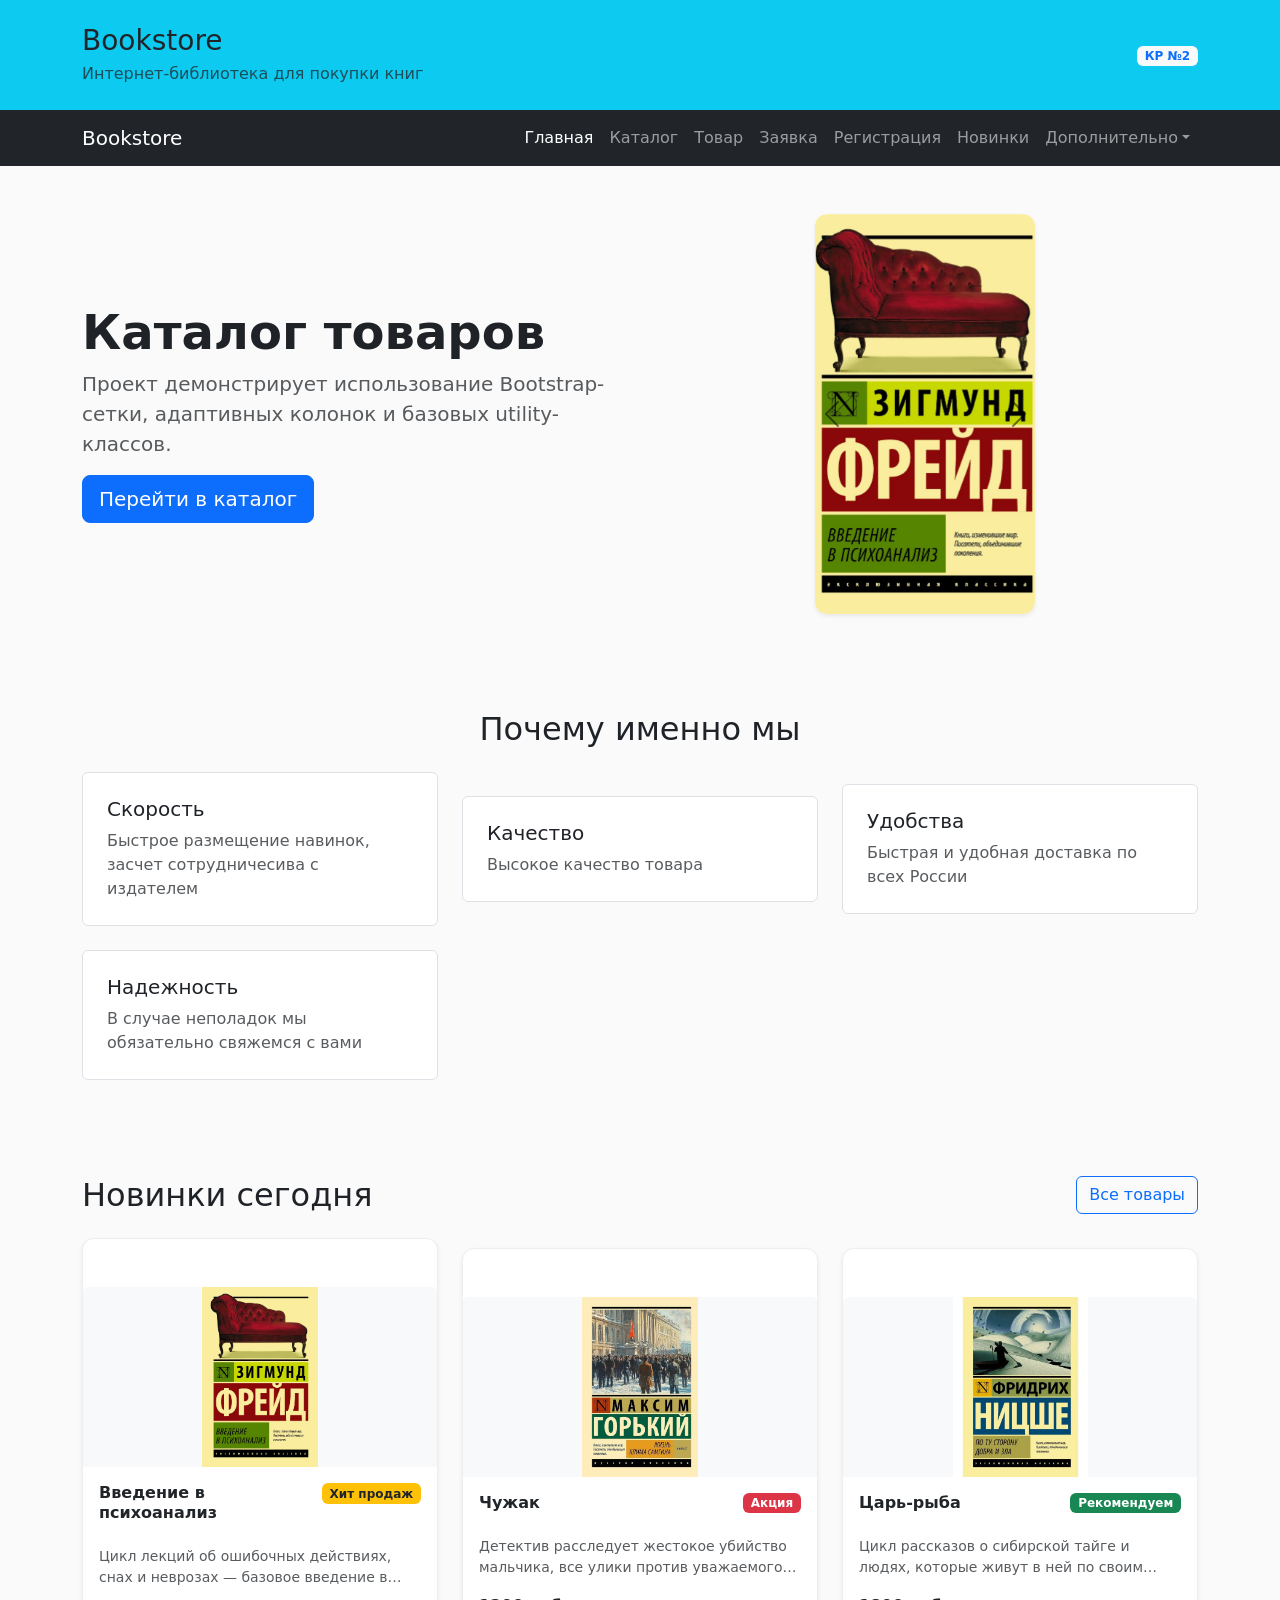
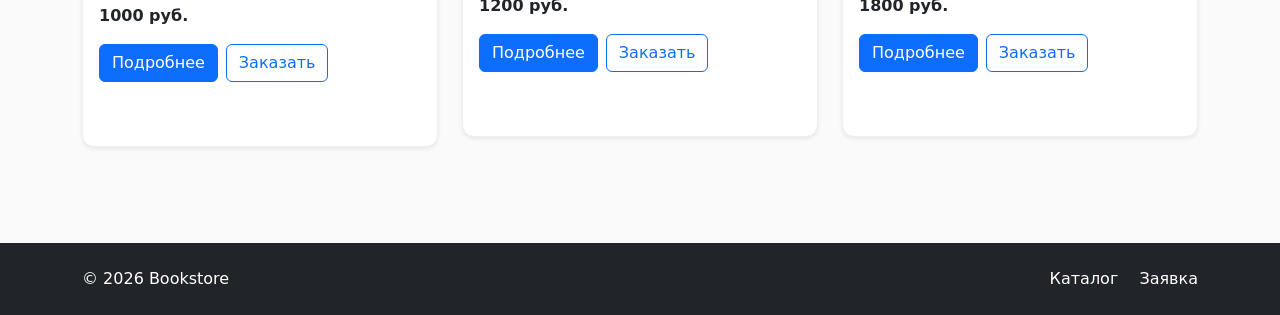
<file: index.html>
<!DOCTYPE html>
<html lang="ru">
<head>
    <meta charset="UTF-8">
    <meta name="viewport" content="width=device-width, initial-scale=1.0">
    <title>Книжный магазин</title>
    <link href="https://cdn.jsdelivr.net/npm/bootstrap@5.3.8/dist/css/bootstrap.min.css" rel="stylesheet">
    <link rel="stylesheet" href="css/custom.css">
</head>
<body>
    <header class="bg-header-blue text-dark py-4">
        <div class="container">
            <div class="row align-items-center">
                <div class="col-12 col-md-8">
                    <h1 class="h3 mb-1">Bookstore</h1>
                    <p class="mb-0 opacity-75">Интернет-библиотека для покупки книг</p>
                </div>
                <div class="col-12 col-md-4 text-md-end mt-3 mt-md-0">
                    <span class="badge bg-light text-primary">КР №2</span>
                </div>
            </div>
        </div>
    </header>

    <nav class="navbar navbar-expand-lg navbar-dark bg-dark">
        <div class="container">
            <a class="navbar-brand" href="index.html">Bookstore</a>
            <button class="navbar-toggler" type="button" data-bs-toggle="collapse" data-bs-target="#mainNavbar" aria-controls="mainNavbar" aria-expanded="false" aria-label="Переключить навигацию">
                <span class="navbar-toggler-icon"></span>
            </button>
            <div class="collapse navbar-collapse" id="mainNavbar">
                <ul class="navbar-nav ms-auto">
                    <li class="nav-item"><a class="nav-link active" aria-current="page" href="index.html">Главная</a></li>
                    <li class="nav-item"><a class="nav-link" href="catalog.html">Каталог</a></li>
                    <li class="nav-item"><a class="nav-link" href="product.html">Товар</a></li>
                    <li class="nav-item"><a class="nav-link" href="order.html">Заявка</a></li>
                    <li class="nav-item"><a class="nav-link" href="register.html">Регистрация</a></li>
                    <li class="nav-item"><a class="nav-link" href="popular.html">Новинки</a></li>
                    <li class="nav-item dropdown">
                        <a class="nav-link dropdown-toggle" href="#" role="button" data-bs-toggle="dropdown" aria-expanded="false">Дополнительно</a>
                        <ul class="dropdown-menu">
                            <li><a class="dropdown-item" href="catalog.html">Все товары</a></li>
                            <li><a class="dropdown-item" href="order.html">Оформить заявку</a></li>
                            <li><a class="dropdown-item" href="index.html#popular">Популярное</a></li>
                        </ul>
                    </li>
                </ul>
            </div>
        </div>
    </nav>

    <main>
        <!-- HERO: текст слева, карусель справа (по центру ячейки) -->
        <section class="container py-5">
            <div class="row align-items-center g-4">
                <!-- Текст слева -->
                <div class="col-12 col-lg-6">
                    <h2 class="display-5 fw-bold">Каталог товаров</h2>
                    <p class="lead text-muted">
                        Проект демонстрирует использование Bootstrap-сетки, адаптивных колонок и базовых utility-классов.
                    </p>
                    <a class="btn btn-primary btn-lg" href="catalog.html">Перейти в каталог</a>
                </div>
                <!-- Карусель справа, центрирована внутри своей колонки -->
                <div class="col-12 col-lg-6 d-flex align-items-center justify-content-center">
                    <div id="heroCarousel" class="carousel slide hero-carousel shadow-sm" data-bs-ride="carousel">
                        <div class="carousel-inner hero-carousel__inner">
                            <div class="carousel-item active">
                                <img src="images/im_1.jpg" class="d-block w-100 hero-carousel__image" alt="Товар 1">
                            </div>
                            <div class="carousel-item">
                                <img src="images/im_2.jpg" class="d-block w-100 hero-carousel__image" alt="Товар 2">
                            </div>
                            <div class="carousel-item">
                                <img src="images/im_3.jpg" class="d-block w-100 hero-carousel__image" alt="Товар 3">
                            </div>
                            <div class="carousel-item">
                                <img src="images/im_4.jpg" class="d-block w-100 hero-carousel__image" alt="Товар 4">
                            </div>
                            <div class="carousel-item">
                                <img src="images/im_5.jpg" class="d-block w-100 hero-carousel__image" alt="Товар 5">
                            </div>
                        </div>
                        <button class="carousel-control-prev" type="button" data-bs-target="#heroCarousel" data-bs-slide="prev">
                            <span class="carousel-control-prev-icon" aria-hidden="true"></span>
                            <span class="visually-hidden">Предыдущий</span>
                        </button>
                        <button class="carousel-control-next" type="button" data-bs-target="#heroCarousel" data-bs-slide="next">
                            <span class="carousel-control-next-icon" aria-hidden="true"></span>
                            <span class="visually-hidden">Следующий</span>
                        </button>
                    </div>
                </div>
            </div>
        </section>

        <!-- Блок преимуществ -->
        <section class="container py-5">
            <h2 class="text-center mb-4">Почему именно мы</h2>
            <div class="row g-4 align-items-center">
                <div class="col-12 col-md-4">
                    <div class="p-4 border rounded h-100 bg-white">
                        <h3 class="h5">Скорость</h3>
                        <p class="mb-0 text-muted">Быстрое размещение навинок, засчет сотрудничесива с издателем</p>
                    </div>
                </div>
                <div class="col-12 col-md-4">
                    <div class="p-4 border rounded h-100 bg-white">
                        <h3 class="h5">Качество</h3>
                        <p class="mb-0 text-muted">Высокое качество товара</p>
                    </div>
                </div>
                <div class="col-12 col-md-4">
                    <div class="p-4 border rounded h-100 bg-white">
                        <h3 class="h5">Удобства</h3>
                        <p class="mb-0 text-muted">Быстрая и удобная доставка по всех России</p>
                    </div>
                </div>
                <div class="col-12 col-md-4">
                    <div class="p-4 border rounded h-100 bg-white">
                        <h3 class="h5">Надежность</h3>
                        <p class="mb-0 text-muted">В случае неполадок мы обязательно свяжемся с вами</p>
                    </div>
                </div>
            </div>
        </section>

        <!-- НОВИНКИ СЕГОДНЯ — бейджи как в каталоге -->
        <section class="container py-5" id="popular">
            <div class="d-flex justify-content-between align-items-center mb-4">
                <h2 class="mb-0">Новинки сегодня</h2>
                <a class="btn btn-outline-primary" href="catalog.html">Все товары</a>
            </div>
            <div class="row g-4 align-items-center">

                <!-- Хит продаж -->
                <div class="col-12 col-md-6 col-lg-4">
                    <div class="card h-100 shadow-sm py-5 d-flex align-items-center">
                        <img src="images/im_1.jpg" class="card-img-top" alt="Товар 1">
                        <div class="card-body d-flex flex-column">
                            <div class="d-flex justify-content-between align-items-start mb-3">
                                <h2 class="card-title h5">Введение в психоанализ</h2>
                                <span class="badge bg-warning text-dark">Хит продаж</span>
                            </div>
                            <p class="card-text text-muted">Цикл лекций об ошибочных действиях, снах и неврозах — базовое введение в психоанализ. Важная классика, но стиль тяжеловат, а часть идей устарела. Для знакомства с основами, не для лёгкого чтения. 4/5</p>
                            <p class="fw-bold mb-3 mt-auto">1000 руб.</p>
                            <div class="d-flex gap-2">
                                <a class="btn btn-primary" href="product.html?id=1">Подробнее</a>
                                <button class="btn btn-outline-primary" type="button" data-bs-toggle="modal" data-bs-target="#orderModal">Заказать</button>
                            </div>
                        </div>
                    </div>
                </div>

                <!-- Акция: цена уменьшается на 100 ₽ скриптом -->
                <div class="col-12 col-md-6 col-lg-4">
                    <div class="card h-100 shadow-sm py-5 d-flex align-items-center">
                        <img src="images/im_5.jpg" class="card-img-top" alt="Товар 2">
                        <div class="card-body d-flex flex-column">
                            <div class="d-flex justify-content-between align-items-start mb-3">
                                <h2 class="card-title h5">Чужак</h2>
                                <span class="badge bg-danger">Акция</span>
                            </div>
                            <p class="card-text text-muted">Детектив расследует жестокое убийство мальчика, все улики против уважаемого учителя — но у того железное алиби. Книга начинается как реалистичный триллер, а затем уходит в мистику и становится тяжёлой историей о том, как рушится жизнь невиновного. Первая половина читается на одном дыхании, вторая местами провисает. Кому: поклонникам Кинга и любителям мистических детективов. 4/5</p>
                            <p class="fw-bold mb-3 mt-auto" id="promo-price" data-original="1200">1200 руб.</p>
                            <div class="d-flex gap-2">
                                <a class="btn btn-primary" href="product.html?id=5">Подробнее</a>
                                <button class="btn btn-outline-primary" type="button" data-bs-toggle="modal" data-bs-target="#orderModal">Заказать</button>
                            </div>
                        </div>
                    </div>
                </div>

                <!-- Рекомендуем -->
                <div class="col-12 col-md-6 col-lg-4">
                    <div class="card h-100 shadow-sm py-5 d-flex align-items-center">
                        <img src="images/im_6.jpg" class="card-img-top" alt="Товар 3">
                        <div class="card-body d-flex flex-column">
                            <div class="d-flex justify-content-between align-items-start mb-3">
                                <h2 class="card-title h5">Царь-рыба</h2>
                                <span class="badge bg-success">Рекомендуем</span>
                            </div>
                            <p class="card-text text-muted">Цикл рассказов о сибирской тайге и людях, которые живут в ней по своим законам. Главная тема — потребительское отношение человека к природе: браконьер Игнатьич ловит огромного осетра и, оказавшись на грани жизни и смерти, переосмысливает свою жизнь. Местами жёстко и тяжело, но очень сильно и честно. Кому: любителям деревенской и философской прозы. 4/5</p>
                            <p class="fw-bold mb-3 mt-auto">1800 руб.</p>
                            <div class="d-flex gap-2">
                                <a class="btn btn-primary" href="product.html?id=6">Подробнее</a>
                                <button class="btn btn-outline-primary" type="button" data-bs-toggle="modal" data-bs-target="#orderModal">Заказать</button>
                            </div>
                        </div>
                    </div>
                </div>

            </div>
        </section>
    </main>

    <!-- Модальное окно (для кнопок «Заказать») -->
    <div class="modal fade" id="orderModal" tabindex="-1" aria-labelledby="orderModalLabel" aria-hidden="true">
        <div class="modal-dialog">
            <div class="modal-content">
                <div class="modal-header">
                    <h2 class="modal-title h5" id="orderModalLabel">Быстрая заявка</h2>
                    <button type="button" class="btn-close" data-bs-dismiss="modal" aria-label="Закрыть"></button>
                </div>
                <div class="modal-body">
                    <p class="text-muted">Оставьте контактные данные, и менеджер свяжется с вами.</p>
                    <form>
                        <div class="mb-3">
                            <label for="modal-name-home" class="form-label">Имя</label>
                            <input id="modal-name-home" type="text" class="form-control" required>
                        </div>
                        <div class="mb-3">
                            <label for="modal-phone-home" class="form-label">Телефон</label>
                            <input id="modal-phone-home" type="tel" class="form-control" required>
                        </div>
                        <div class="form-check mb-3">
                            <input id="modal-agree-home" class="form-check-input" type="checkbox" required>
                            <label class="form-check-label" for="modal-agree-home">Согласен на обработку данных</label>
                        </div>
                    </form>
                </div>
                <div class="modal-footer">
                    <button type="button" class="btn btn-secondary" data-bs-dismiss="modal">Закрыть</button>
                    <button type="button" class="btn btn-primary">Отправить</button>
                </div>
            </div>
        </div>
    </div>

    <footer class="bg-dark text-white py-4 mt-5">
        <div class="container">
            <div class="row align-items-center g-3">
                <div class="col-12 col-md-6">
                    <p class="mb-0">&copy; 2026 Bookstore</p>
                </div>
                <div class="col-12 col-md-6 text-md-end">
                    <a class="text-white text-decoration-none me-3" href="catalog.html">Каталог</a>
                    <a class="text-white text-decoration-none" href="order.html">Заявка</a>
                </div>
            </div>
        </div>
    </footer>

    <script src="https://cdn.jsdelivr.net/npm/bootstrap@5.3.8/dist/js/bootstrap.bundle.min.js"></script>
</body>
</html>
</file>
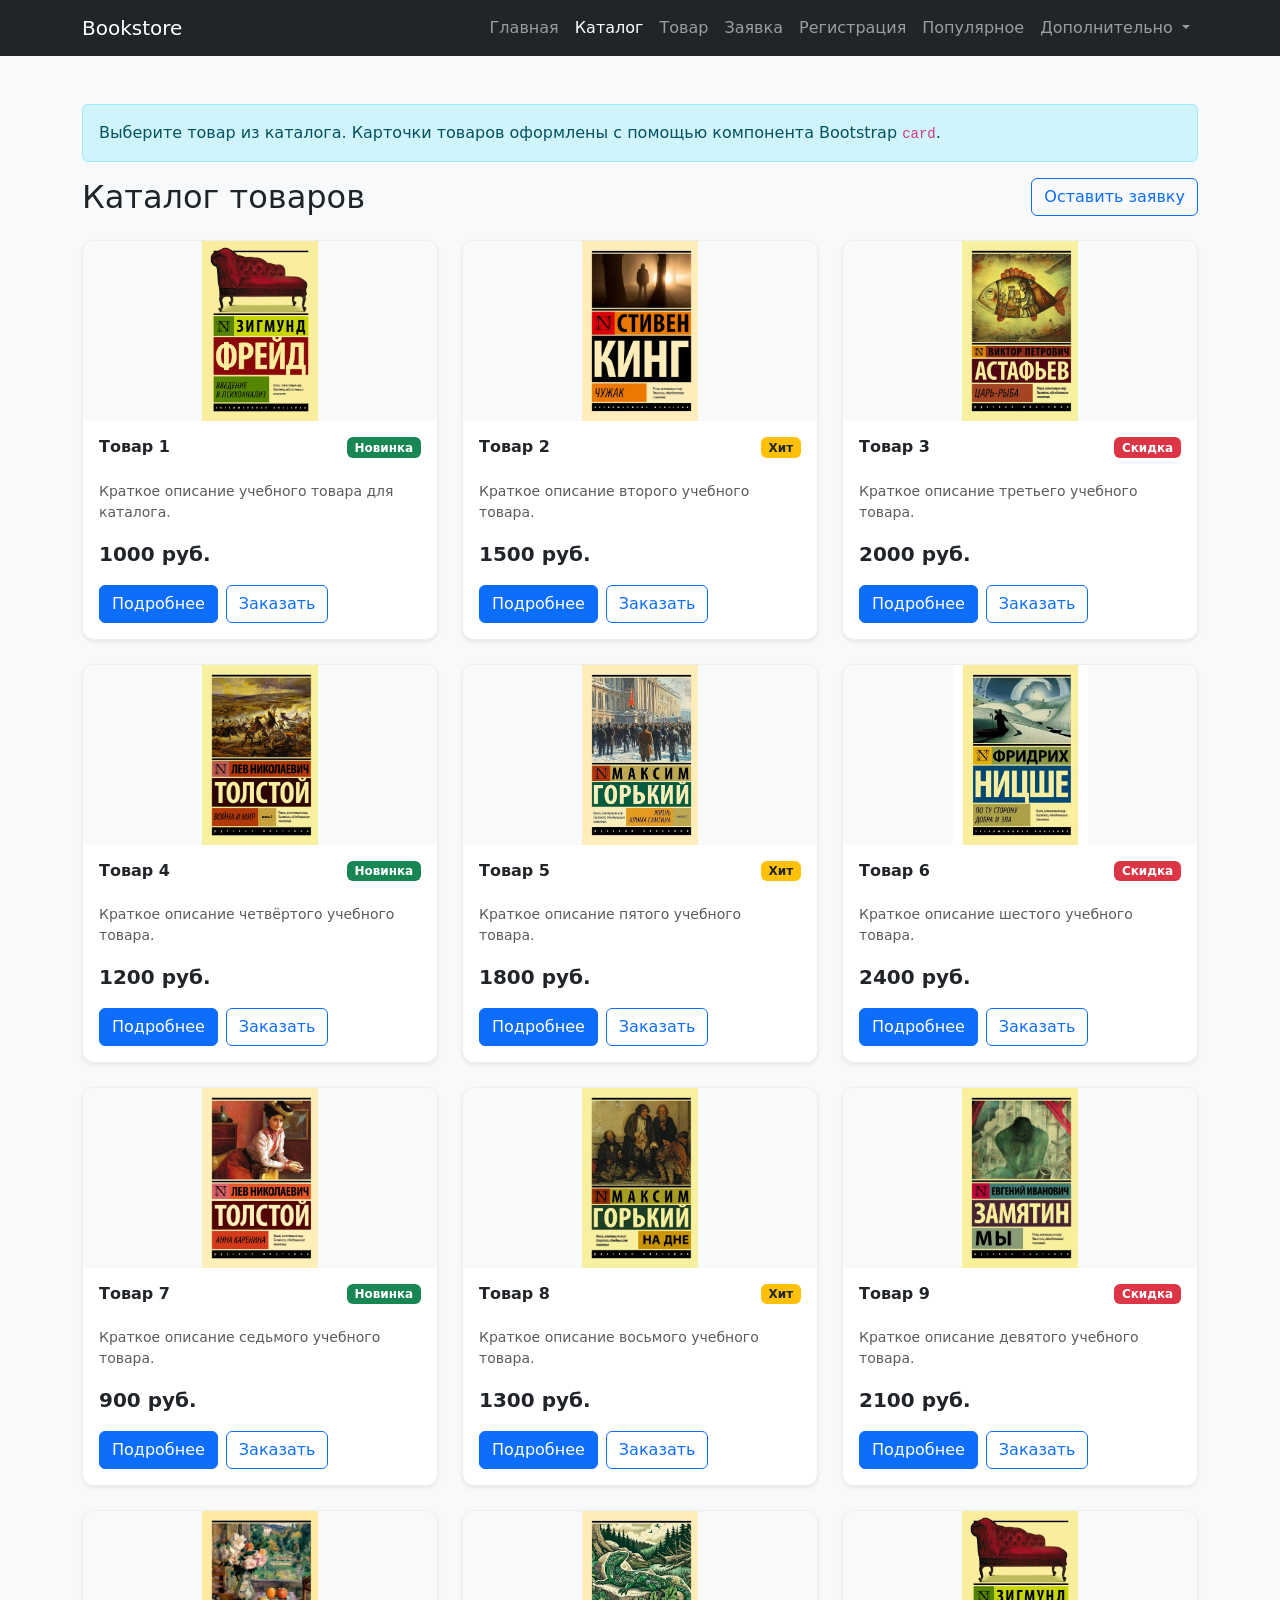
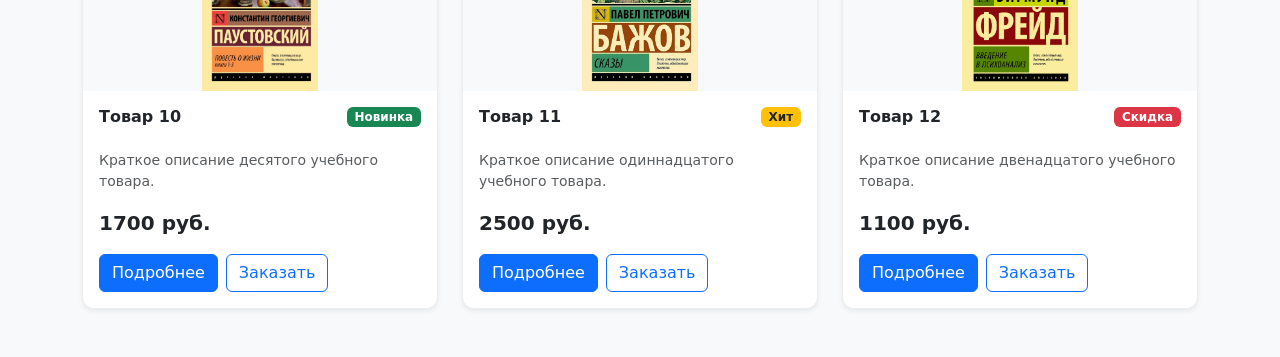
<file: catalog.html>
<!DOCTYPE html>
<html lang="ru">
<head>
    <meta charset="UTF-8">
    <meta name="viewport" content="width=device-width, initial-scale=1.0">
    <title>Каталог – Bookstore</title>
    <link href="https://cdn.jsdelivr.net/npm/bootstrap@5.3.8/dist/css/bootstrap.min.css" rel="stylesheet">
    <link rel="stylesheet" href="css/custom.css">
</head>
<body class="bg-light">
    <nav class="navbar navbar-expand-lg navbar-dark bg-dark">
        <div class="container">
            <a class="navbar-brand" href="index.html">Bookstore</a>
            <button class="navbar-toggler" type="button" data-bs-toggle="collapse" data-bs-target="#mainNavbar" aria-controls="mainNavbar" aria-expanded="false" aria-label="Переключить навигацию">
                <span class="navbar-toggler-icon"></span>
            </button>
            <div class="collapse navbar-collapse" id="mainNavbar">
                <ul class="navbar-nav ms-auto">
                    <li class="nav-item"><a class="nav-link" href="index.html">Главная</a></li>
                    <li class="nav-item"><a class="nav-link active" aria-current="page" href="catalog.html">Каталог</a></li>
                    <li class="nav-item"><a class="nav-link" href="product.html">Товар</a></li>
                    <li class="nav-item"><a class="nav-link" href="order.html">Заявка</a></li>
                    <li class="nav-item"><a class="nav-link" href="register.html">Регистрация</a></li>
                    <li class="nav-item"><a class="nav-link" href="popular.html">Популярное</a></li>
                    <li class="nav-item dropdown">
                        <a class="nav-link dropdown-toggle" href="#" role="button" data-bs-toggle="dropdown" aria-expanded="false">
                            Дополнительно
                        </a>
                        <ul class="dropdown-menu">
                            <li><a class="dropdown-item" href="catalog.html">Все товары</a></li>
                            <li><a class="dropdown-item" href="order.html">Оформить заявку</a></li>
                            <li><a class="dropdown-item" href="index.html#popular">Популярное</a></li>
                        </ul>
                    </li>
                </ul>
            </div>
        </div>
    </nav>

    <main class="container my-5">
        <div class="alert alert-info" role="alert">
            Выберите товар из каталога. Карточки товаров оформлены с помощью компонента Bootstrap <code>card</code>.
        </div>

        <div class="d-flex justify-content-between align-items-center mb-4">
            <h1 class="h2 mb-0">Каталог товаров</h1>
            <a class="btn btn-outline-primary" href="order.html">Оставить заявку</a>
        </div>

        <!-- ОДИН .row на весь каталог — все карточки внутри -->
        <div class="row g-4">

            <!-- Товар 1 -->
            <div class="col-12 col-md-6 col-lg-4">
                <div class="card h-100 shadow-sm">
                    <div class="card-img-wrap">
                        <img src="images/im_1.jpg" class="card-img-top" alt="Товар 1" loading="lazy" width="400" height="300">
                    </div>
                    <div class="card-body d-flex flex-column">
                        <div class="d-flex justify-content-between align-items-start mb-3">
                            <h2 class="card-title h5">Товар 1</h2>
                            <span class="badge bg-success">Новинка</span>
                        </div>
                        <p class="card-text text-muted">Краткое описание учебного товара для каталога.</p>
                        <p class="fw-bold fs-5 mt-auto">1000 руб.</p>
                        <div class="d-flex gap-2">
                            <a class="btn btn-primary" href="product.html">Подробнее</a>
                            <button class="btn btn-outline-primary" type="button" data-bs-toggle="modal" data-bs-target="#orderModal">Заказать</button>
                        </div>
                    </div>
                </div>
            </div>

            <!-- Товар 2 -->
            <div class="col-12 col-md-6 col-lg-4">
                <div class="card h-100 shadow-sm">
                    <div class="card-img-wrap">
                        <img src="images/im_2.jpg" class="card-img-top" alt="Товар 2" loading="lazy" width="400" height="300">
                    </div>
                    <div class="card-body d-flex flex-column">
                        <div class="d-flex justify-content-between align-items-start mb-3">
                            <h2 class="card-title h5">Товар 2</h2>
                            <span class="badge bg-warning text-dark">Хит</span>
                        </div>
                        <p class="card-text text-muted">Краткое описание второго учебного товара.</p>
                        <p class="fw-bold fs-5 mt-auto">1500 руб.</p>
                        <div class="d-flex gap-2">
                            <a class="btn btn-primary" href="product.html">Подробнее</a>
                            <button class="btn btn-outline-primary" type="button" data-bs-toggle="modal" data-bs-target="#orderModal">Заказать</button>
                        </div>
                    </div>
                </div>
            </div>

            <!-- Товар 3 -->
            <div class="col-12 col-md-6 col-lg-4">
                <div class="card h-100 shadow-sm">
                    <div class="card-img-wrap">
                        <img src="images/im_3.jpg" class="card-img-top" alt="Товар 3" loading="lazy" width="400" height="300">
                    </div>
                    <div class="card-body d-flex flex-column">
                        <div class="d-flex justify-content-between align-items-start mb-3">
                            <h2 class="card-title h5">Товар 3</h2>
                            <span class="badge bg-danger">Скидка</span>
                        </div>
                        <p class="card-text text-muted">Краткое описание третьего учебного товара.</p>
                        <p class="fw-bold fs-5 mt-auto">2000 руб.</p>
                        <div class="d-flex gap-2">
                            <a class="btn btn-primary" href="product.html">Подробнее</a>
                            <button class="btn btn-outline-primary" type="button" data-bs-toggle="modal" data-bs-target="#orderModal">Заказать</button>
                        </div>
                    </div>
                </div>
            </div>

            <!-- Товар 4 -->
            <div class="col-12 col-md-6 col-lg-4">
                <div class="card h-100 shadow-sm">
                    <div class="card-img-wrap">
                        <img src="images/im_4.jpg" class="card-img-top" alt="Товар 4" loading="lazy" width="400" height="300">
                    </div>
                    <div class="card-body d-flex flex-column">
                        <div class="d-flex justify-content-between align-items-start mb-3">
                            <h2 class="card-title h5">Товар 4</h2>
                            <span class="badge bg-success">Новинка</span>
                        </div>
                        <p class="card-text text-muted">Краткое описание четвёртого учебного товара.</p>
                        <p class="fw-bold fs-5 mt-auto">1200 руб.</p>
                        <div class="d-flex gap-2">
                            <a class="btn btn-primary" href="product.html">Подробнее</a>
                            <button class="btn btn-outline-primary" type="button" data-bs-toggle="modal" data-bs-target="#orderModal">Заказать</button>
                        </div>
                    </div>
                </div>
            </div>

            <!-- Товар 5 -->
            <div class="col-12 col-md-6 col-lg-4">
                <div class="card h-100 shadow-sm">
                    <div class="card-img-wrap">
                        <img src="images/im_5.jpg" class="card-img-top" alt="Товар 5" loading="lazy" width="400" height="300">
                    </div>
                    <div class="card-body d-flex flex-column">
                        <div class="d-flex justify-content-between align-items-start mb-3">
                            <h2 class="card-title h5">Товар 5</h2>
                            <span class="badge bg-warning text-dark">Хит</span>
                        </div>
                        <p class="card-text text-muted">Краткое описание пятого учебного товара.</p>
                        <p class="fw-bold fs-5 mt-auto">1800 руб.</p>
                        <div class="d-flex gap-2">
                            <a class="btn btn-primary" href="product.html">Подробнее</a>
                            <button class="btn btn-outline-primary" type="button" data-bs-toggle="modal" data-bs-target="#orderModal">Заказать</button>
                        </div>
                    </div>
                </div>
            </div>

            <!-- Товар 6 -->
            <div class="col-12 col-md-6 col-lg-4">
                <div class="card h-100 shadow-sm">
                    <div class="card-img-wrap">
                        <img src="images/im_6.jpg" class="card-img-top" alt="Товар 6" loading="lazy" width="400" height="300">
                    </div>
                    <div class="card-body d-flex flex-column">
                        <div class="d-flex justify-content-between align-items-start mb-3">
                            <h2 class="card-title h5">Товар 6</h2>
                            <span class="badge bg-danger">Скидка</span>
                        </div>
                        <p class="card-text text-muted">Краткое описание шестого учебного товара.</p>
                        <p class="fw-bold fs-5 mt-auto">2400 руб.</p>
                        <div class="d-flex gap-2">
                            <a class="btn btn-primary" href="product.html">Подробнее</a>
                            <button class="btn btn-outline-primary" type="button" data-bs-toggle="modal" data-bs-target="#orderModal">Заказать</button>
                        </div>
                    </div>
                </div>
            </div>

            <!-- Товар 7 -->
            <div class="col-12 col-md-6 col-lg-4">
                <div class="card h-100 shadow-sm">
                    <div class="card-img-wrap">
                        <img src="images/im_7.jpg" class="card-img-top" alt="Товар 7" loading="lazy" width="400" height="300">
                    </div>
                    <div class="card-body d-flex flex-column">
                        <div class="d-flex justify-content-between align-items-start mb-3">
                            <h2 class="card-title h5">Товар 7</h2>
                            <span class="badge bg-success">Новинка</span>
                        </div>
                        <p class="card-text text-muted">Краткое описание седьмого учебного товара.</p>
                        <p class="fw-bold fs-5 mt-auto">900 руб.</p>
                        <div class="d-flex gap-2">
                            <a class="btn btn-primary" href="product.html">Подробнее</a>
                            <button class="btn btn-outline-primary" type="button" data-bs-toggle="modal" data-bs-target="#orderModal">Заказать</button>
                        </div>
                    </div>
                </div>
            </div>

            <!-- Товар 8 -->
            <div class="col-12 col-md-6 col-lg-4">
                <div class="card h-100 shadow-sm">
                    <div class="card-img-wrap">
                        <img src="images/im_8.jpg" class="card-img-top" alt="Товар 8" loading="lazy" width="400" height="300">
                    </div>
                    <div class="card-body d-flex flex-column">
                        <div class="d-flex justify-content-between align-items-start mb-3">
                            <h2 class="card-title h5">Товар 8</h2>
                            <span class="badge bg-warning text-dark">Хит</span>
                        </div>
                        <p class="card-text text-muted">Краткое описание восьмого учебного товара.</p>
                        <p class="fw-bold fs-5 mt-auto">1300 руб.</p>
                        <div class="d-flex gap-2">
                            <a class="btn btn-primary" href="product.html">Подробнее</a>
                            <button class="btn btn-outline-primary" type="button" data-bs-toggle="modal" data-bs-target="#orderModal">Заказать</button>
                        </div>
                    </div>
                </div>
            </div>

            <!-- Товар 9 -->
            <div class="col-12 col-md-6 col-lg-4">
                <div class="card h-100 shadow-sm">
                    <div class="card-img-wrap">
                        <img src="images/im_9.jpg" class="card-img-top" alt="Товар 9" loading="lazy" width="400" height="300">
                    </div>
                    <div class="card-body d-flex flex-column">
                        <div class="d-flex justify-content-between align-items-start mb-3">
                            <h2 class="card-title h5">Товар 9</h2>
                            <span class="badge bg-danger">Скидка</span>
                        </div>
                        <p class="card-text text-muted">Краткое описание девятого учебного товара.</p>
                        <p class="fw-bold fs-5 mt-auto">2100 руб.</p>
                        <div class="d-flex gap-2">
                            <a class="btn btn-primary" href="product.html">Подробнее</a>
                            <button class="btn btn-outline-primary" type="button" data-bs-toggle="modal" data-bs-target="#orderModal">Заказать</button>
                        </div>
                    </div>
                </div>
            </div>

            <!-- Товар 10 -->
            <div class="col-12 col-md-6 col-lg-4">
                <div class="card h-100 shadow-sm">
                    <div class="card-img-wrap">
                        <img src="images/im_10.jpg" class="card-img-top" alt="Товар 10" loading="lazy" width="400" height="300">
                    </div>
                    <div class="card-body d-flex flex-column">
                        <div class="d-flex justify-content-between align-items-start mb-3">
                            <h2 class="card-title h5">Товар 10</h2>
                            <span class="badge bg-success">Новинка</span>
                        </div>
                        <p class="card-text text-muted">Краткое описание десятого учебного товара.</p>
                        <p class="fw-bold fs-5 mt-auto">1700 руб.</p>
                        <div class="d-flex gap-2">
                            <a class="btn btn-primary" href="product.html">Подробнее</a>
                            <button class="btn btn-outline-primary" type="button" data-bs-toggle="modal" data-bs-target="#orderModal">Заказать</button>
                        </div>
                    </div>
                </div>
            </div>

            <!-- Товар 11 -->
            <div class="col-12 col-md-6 col-lg-4">
                <div class="card h-100 shadow-sm">
                    <div class="card-img-wrap">
                        <img src="images/im_11.jpg" class="card-img-top" alt="Товар 11" loading="lazy" width="400" height="300">
                    </div>
                    <div class="card-body d-flex flex-column">
                        <div class="d-flex justify-content-between align-items-start mb-3">
                            <h2 class="card-title h5">Товар 11</h2>
                            <span class="badge bg-warning text-dark">Хит</span>
                        </div>
                        <p class="card-text text-muted">Краткое описание одиннадцатого учебного товара.</p>
                        <p class="fw-bold fs-5 mt-auto">2500 руб.</p>
                        <div class="d-flex gap-2">
                            <a class="btn btn-primary" href="product.html">Подробнее</a>
                            <button class="btn btn-outline-primary" type="button" data-bs-toggle="modal" data-bs-target="#orderModal">Заказать</button>
                        </div>
                    </div>
                </div>
            </div>

            <!-- Товар 12 (фото im_1 повторно — замените, если есть im_12) -->
            <div class="col-12 col-md-6 col-lg-4">
                <div class="card h-100 shadow-sm">
                    <div class="card-img-wrap">
                        <img src="images/im_1.jpg" class="card-img-top" alt="Товар 12" loading="lazy" width="400" height="300">
                    </div>
                    <div class="card-body d-flex flex-column">
                        <div class="d-flex justify-content-between align-items-start mb-3">
                            <h2 class="card-title h5">Товар 12</h2>
                            <span class="badge bg-danger">Скидка</span>
                        </div>
                        <p class="card-text text-muted">Краткое описание двенадцатого учебного товара.</p>
                        <p class="fw-bold fs-5 mt-auto">1100 руб.</p>
                        <div class="d-flex gap-2">
                            <a class="btn btn-primary" href="product.html">Подробнее</a>
                            <button class="btn btn-outline-primary" type="button" data-bs-toggle="modal" data-bs-target="#orderModal">Заказать</button>
                        </div>
                    </div>
                </div>
            </div>

        </div><!-- /.row -->
    </main>

    <!-- Модальное окно -->
    <div class="modal fade" id="orderModal" tabindex="-1" aria-labelledby="orderModalLabel" aria-hidden="true">
        <div class="modal-dialog">
            <div class="modal-content">
                <div class="modal-header">
                    <h2 class="modal-title h5" id="orderModalLabel">Быстрая заявка без регистрации</h2>
                    <button type="button" class="btn-close" data-bs-dismiss="modal" aria-label="Закрыть"></button>
                </div>
                <div class="modal-body">
                    <p class="text-muted">Оставьте контактные данные, и менеджер свяжется с вами.</p>
                    <form>
                        <div class="mb-3">
                            <label for="modal-name" class="form-label">Имя</label>
                            <input id="modal-name" type="text" class="form-control" required>
                        </div>
                        <div class="mb-3">
                            <label for="modal-phone" class="form-label">Телефон</label>
                            <input id="modal-phone" type="tel" class="form-control" required>
                        </div>
                        <div class="form-check mb-3">
                            <input id="modal-agree" class="form-check-input" type="checkbox" required>
                            <label class="form-check-label" for="modal-agree">Согласен на обработку данных</label>
                        </div>
                    </form>
                </div>
                <div class="modal-footer">
                    <button type="button" class="btn btn-secondary" data-bs-dismiss="modal">Закрыть</button>
                    <button type="button" class="btn btn-primary">Отправить</button>
                </div>
            </div>
        </div>
    </div>

    <script src="https://cdn.jsdelivr.net/npm/bootstrap@5.3.8/dist/js/bootstrap.bundle.min.js"></script>
</body>
</html>
</file>
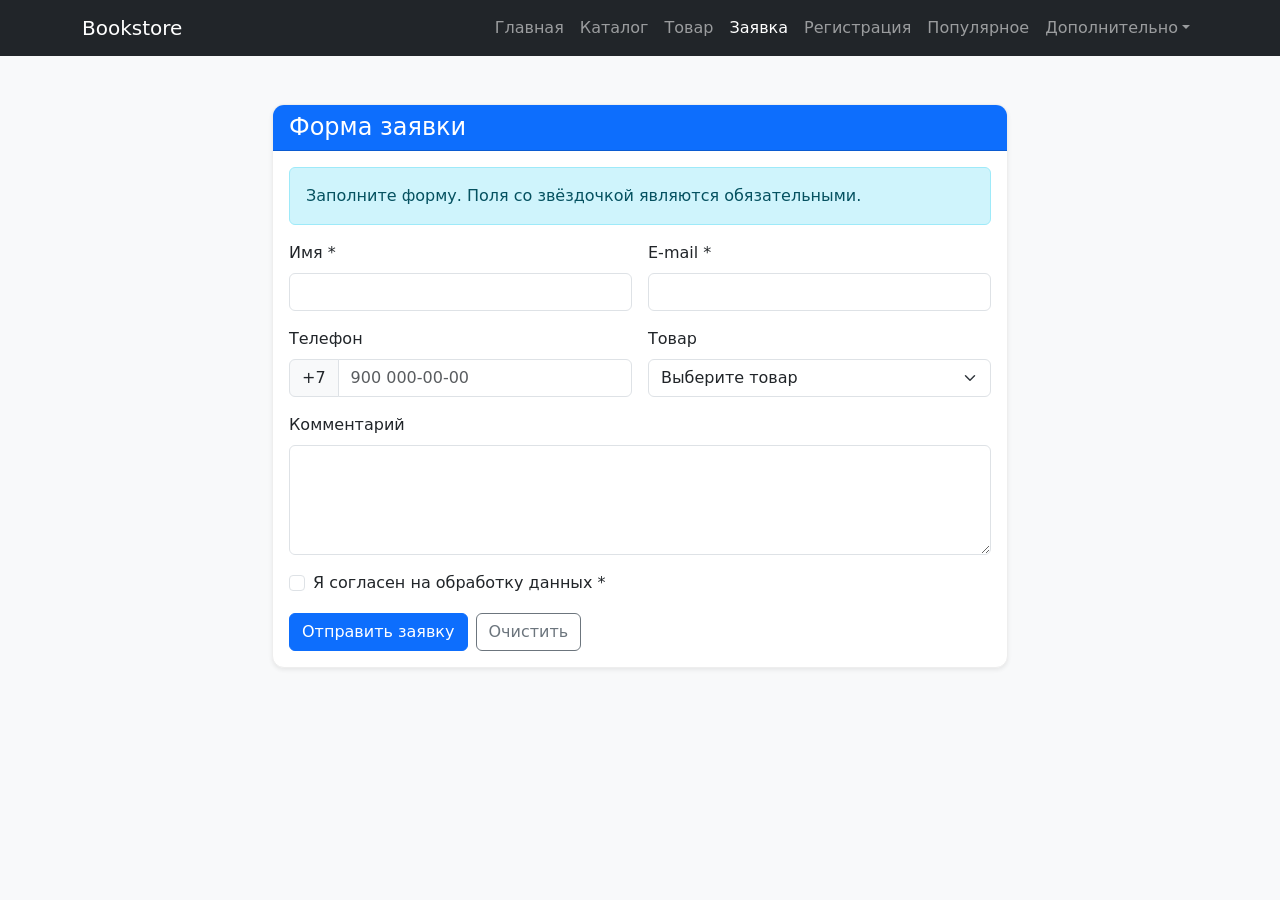
<file: order.html>
<!DOCTYPE html>
<html lang="ru">
<head>
    <meta charset="UTF-8">
    <meta name="viewport" content="width=device-width, initial-scale=1.0">
    <title>Заявка – Bookstore</title>
    <link href="https://cdn.jsdelivr.net/npm/bootstrap@5.3.8/dist/css/bootstrap.min.css" rel="stylesheet">
    <link rel="stylesheet" href="css/custom.css">
</head>
<body class="bg-light">
    <nav class="navbar navbar-expand-lg navbar-dark bg-dark">
        <div class="container">
            <a class="navbar-brand" href="index.html">Bookstore</a>
            <button class="navbar-toggler" type="button" data-bs-toggle="collapse" data-bs-target="#mainNavbar" aria-controls="mainNavbar" aria-expanded="false" aria-label="Переключить навигацию">
                <span class="navbar-toggler-icon"></span>
            </button>
            <div class="collapse navbar-collapse" id="mainNavbar">
                <ul class="navbar-nav ms-auto">
                    <li class="nav-item"><a class="nav-link" href="index.html">Главная</a></li>
                    <li class="nav-item"><a class="nav-link" href="catalog.html">Каталог</a></li>
                    <li class="nav-item"><a class="nav-link" href="product.html">Товар</a></li>
                    <li class="nav-item"><a class="nav-link active" aria-current="page" href="order.html">Заявка</a></li>
                    <li class="nav-item"><a class="nav-link" href="register.html">Регистрация</a></li>
                    <li class="nav-item">
        <a class="nav-link" href="popular.html">Популярное</a>
    </li>
                    <li class="nav-item dropdown">
                        <a class="nav-link dropdown-toggle" href="#" role="button" data-bs-toggle="dropdown" aria-expanded="false">Дополнительно</a>
                        <ul class="dropdown-menu">
                            <li><a class="dropdown-item" href="catalog.html">Все товары</a></li>
                            <li><a class="dropdown-item" href="order.html">Оформить заявку</a></li>
                            <li><a class="dropdown-item" href="index.html#popular">Популярное</a></li>
                        </ul>
                    </li>
                </ul>
            </div>
        </div>
    </nav>

    <main class="container my-5">
        <div class="row justify-content-center">
            <div class="col-12 col-lg-8">
                <div class="card shadow-sm">
                    <div class="card-header bg-primary text-white">
                        <h1 class="h4 mb-0">Форма заявки</h1>
                    </div>
                    <div class="card-body">
                        <div class="alert alert-info" role="alert">
                            Заполните форму. Поля со звёздочкой являются обязательными.
                        </div>
                        <form>
                            <div class="row g-3">
                                <div class="col-12 col-md-6">
                                    <label for="order-name" class="form-label">Имя *</label>
                                    <input id="order-name" name="name" type="text" class="form-control" required>
                                </div>
                                <div class="col-12 col-md-6">
                                    <label for="order-email" class="form-label">E-mail *</label>
                                    <input id="order-email" name="email" type="email" class="form-control" required>
                                </div>
                                <div class="col-12 col-md-6">
                                    <label for="order-phone" class="form-label">Телефон</label>
                                    <div class="input-group">
                                        <span class="input-group-text">+7</span>
                                        <input id="order-phone" name="phone" type="tel" class="form-control" placeholder="900 000-00-00">
                                    </div>
                                </div>
                                <div class="col-12 col-md-6">
                                    <label for="order-product" class="form-label">Товар</label>
                                    <select id="order-product" name="product" class="form-select">
                                        <option selected>Выберите товар</option>
                                        <option value="product-1">Товар 1</option>
                                        <option value="product-2">Товар 2</option>
                                        <option value="product-3">Товар 3</option>
                                    </select>
                                </div>
                                <div class="col-12">
                                    <label for="order-comment" class="form-label">Комментарий</label>
                                    <textarea id="order-comment" name="comment" class="form-control" rows="4"></textarea>
                                </div>
                                <div class="col-12">
                                    <div class="form-check">
                                        <input id="order-agree" class="form-check-input" type="checkbox" required>
                                        <label class="form-check-label" for="order-agree">Я согласен на обработку данных *</label>
                                    </div>
                                </div>
                                <div class="col-12 d-flex gap-2">
                                    <button class="btn btn-primary" type="submit">Отправить заявку</button>
                                    <button class="btn btn-outline-secondary" type="reset">Очистить</button>
                                </div>
                            </div>
                        </form>
                    </div>
                </div>
            </div>
        </div>
    </main>

    <script src="https://cdn.jsdelivr.net/npm/bootstrap@5.3.8/dist/js/bootstrap.bundle.min.js"></script>
</body>
</html>
</file>
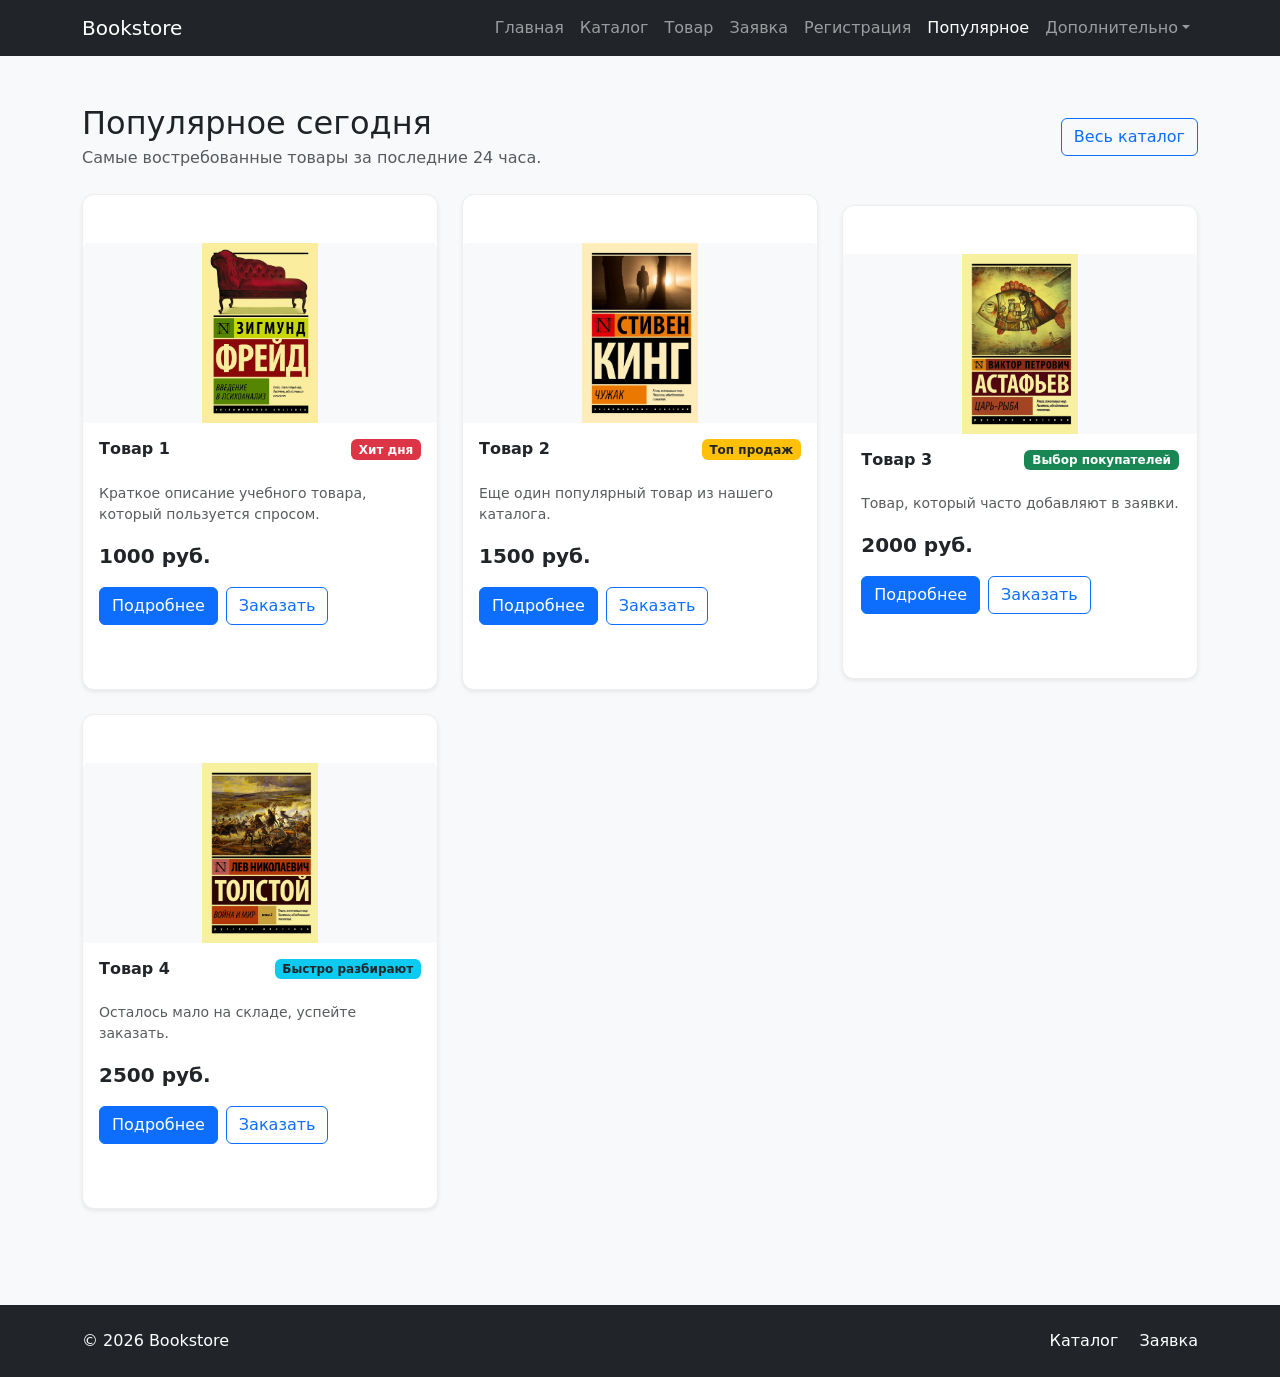
<file: popular.html>
<!DOCTYPE html>
<html lang="ru">
<head>
    <meta charset="UTF-8">
    <meta name="viewport" content="width=device-width, initial-scale=1.0">
    <title>Популярное сегодня – Bookstore</title>
    <link href="https://cdn.jsdelivr.net/npm/bootstrap@5.3.8/dist/css/bootstrap.min.css" rel="stylesheet">
    <link rel="stylesheet" href="css/custom.css">
</head>
<body class="bg-light">
    <nav class="navbar navbar-expand-lg navbar-dark bg-dark">
        <div class="container">
            <a class="navbar-brand" href="index.html">Bookstore</a>
            <button class="navbar-toggler" type="button" data-bs-toggle="collapse" data-bs-target="#mainNavbar" aria-controls="mainNavbar" aria-expanded="false" aria-label="Переключить навигацию">
                <span class="navbar-toggler-icon"></span>
            </button>
            <div class="collapse navbar-collapse" id="mainNavbar">
                <ul class="navbar-nav ms-auto">
                    <li class="nav-item"><a class="nav-link" href="index.html">Главная</a></li>
                    <li class="nav-item"><a class="nav-link" href="catalog.html">Каталог</a></li>
                    <li class="nav-item"><a class="nav-link" href="product.html">Товар</a></li>
                    <li class="nav-item"><a class="nav-link" href="order.html">Заявка</a></li>
                    <li class="nav-item"><a class="nav-link" href="register.html">Регистрация</a></li>
                    <li class="nav-item"><a class="nav-link active" aria-current="page" href="popular.html">Популярное</a></li>
                    <li class="nav-item dropdown">
                        <a class="nav-link dropdown-toggle" href="#" role="button" data-bs-toggle="dropdown" aria-expanded="false">Дополнительно</a>
                        <ul class="dropdown-menu">
                            <li><a class="dropdown-item" href="catalog.html">Все товары</a></li>
                            <li><a class="dropdown-item" href="order.html">Оформить заявку</a></li>
                        </ul>
                    </li>
                </ul>
            </div>
        </div>
    </nav>

    <main class="container py-5">
        <div class="d-flex justify-content-between align-items-center mb-4">
            <div>
                <h1 class="h2 mb-1">Популярное сегодня</h1>
                <p class="text-muted mb-0">Самые востребованные товары за последние 24 часа.</p>
            </div>
            <a class="btn btn-outline-primary" href="catalog.html">Весь каталог</a>
        </div>

        <div class="row g-4 align-items-center">
            <!-- Товар 1 -->
            <div class="col-12 col-md-6 col-lg-4">
                <div class="card h-100 shadow-sm py-5 d-flex align-items-center">
                    <img src="images/im_1.jpg" class="card-img-top" alt="Товар 1" loading="lazy">
                    <div class="card-body d-flex flex-column">
                        <div class="d-flex justify-content-between align-items-start mb-3">
                            <h2 class="card-title h5">Товар 1</h2>
                            <span class="badge bg-danger">Хит дня</span>
                        </div>
                        <p class="card-text text-muted">Краткое описание учебного товара, который пользуется спросом.</p>
                        <p class="fw-bold fs-5 mt-auto">1000 руб.</p>
                        <div class="d-flex gap-2">
                            <a class="btn btn-primary" href="product.html?id=1">Подробнее</a>
                            <button class="btn btn-outline-primary" type="button" data-bs-toggle="modal" data-bs-target="#orderModal">Заказать</button>
                        </div>
                    </div>
                </div>
            </div>

            <!-- Товар 2 -->
            <div class="col-12 col-md-6 col-lg-4">
                <div class="card h-100 shadow-sm py-5 d-flex align-items-center">
                    <img src="images/im_2.jpg" class="card-img-top" alt="Товар 2" loading="lazy">
                    <div class="card-body d-flex flex-column">
                        <div class="d-flex justify-content-between align-items-start mb-3">
                            <h2 class="card-title h5">Товар 2</h2>
                            <span class="badge bg-warning text-dark">Топ продаж</span>
                        </div>
                        <p class="card-text text-muted">Еще один популярный товар из нашего каталога.</p>
                        <p class="fw-bold fs-5 mt-auto">1500 руб.</p>
                        <div class="d-flex gap-2">
                            <a class="btn btn-primary" href="product.html?id=2">Подробнее</a>
                            <button class="btn btn-outline-primary" type="button" data-bs-toggle="modal" data-bs-target="#orderModal">Заказать</button>
                        </div>
                    </div>
                </div>
            </div>

            <!-- Товар 3 -->
            <div class="col-12 col-md-6 col-lg-4">
                <div class="card h-100 shadow-sm py-5 d-flex align-items-center">
                    <img src="images/im_3.jpg" class="card-img-top" alt="Товар 3" loading="lazy">
                    <div class="card-body d-flex flex-column">
                        <div class="d-flex justify-content-between align-items-start mb-3">
                            <h2 class="card-title h5">Товар 3</h2>
                            <span class="badge bg-success">Выбор покупателей</span>
                        </div>
                        <p class="card-text text-muted">Товар, который часто добавляют в заявки.</p>
                        <p class="fw-bold fs-5 mt-auto">2000 руб.</p>
                        <div class="d-flex gap-2">
                            <a class="btn btn-primary" href="product.html?id=3">Подробнее</a>
                            <button class="btn btn-outline-primary" type="button" data-bs-toggle="modal" data-bs-target="#orderModal">Заказать</button>
                        </div>
                    </div>
                </div>
            </div>

            <!-- Товар 4 -->
            <div class="col-12 col-md-6 col-lg-4">
                <div class="card h-100 shadow-sm py-5 d-flex align-items-center">
                    <img src="images/im_4.jpg" class="card-img-top" alt="Товар 4" loading="lazy">
                    <div class="card-body d-flex flex-column">
                        <div class="d-flex justify-content-between align-items-start mb-3">
                            <h2 class="card-title h5">Товар 4</h2>
                            <span class="badge bg-info text-dark">Быстро разбирают</span>
                        </div>
                        <p class="card-text text-muted">Осталось мало на складе, успейте заказать.</p>
                        <p class="fw-bold fs-5 mt-auto">2500 руб.</p>
                        <div class="d-flex gap-2">
                            <a class="btn btn-primary" href="product.html?id=4">Подробнее</a>
                            <button class="btn btn-outline-primary" type="button" data-bs-toggle="modal" data-bs-target="#orderModal">Заказать</button>
                        </div>
                    </div>
                </div>
            </div>
        </div>
    </main>

    <div class="modal fade" id="orderModal" tabindex="-1" aria-labelledby="orderModalLabel" aria-hidden="true">
        <div class="modal-dialog">
            <div class="modal-content">
                <div class="modal-header">
                    <h2 class="modal-title h5" id="orderModalLabel">Быстрая заявка</h2>
                    <button type="button" class="btn-close" data-bs-dismiss="modal" aria-label="Закрыть"></button>
                </div>
                <div class="modal-body">
                    <p class="text-muted">Оставьте контактные данные, и менеджер свяжется с вами.</p>
                    <form>
                        <div class="mb-3">
                            <label for="modal-name" class="form-label">Имя</label>
                            <input id="modal-name" type="text" class="form-control" required>
                        </div>
                        <div class="mb-3">
                            <label for="modal-phone" class="form-label">Телефон</label>
                            <input id="modal-phone" type="tel" class="form-control" required>
                        </div>
                        <div class="form-check mb-3">
                            <input id="modal-agree" class="form-check-input" type="checkbox" required>
                            <label class="form-check-label" for="modal-agree">Согласен на обработку данных</label>
                        </div>
                    </form>
                </div>
                <div class="modal-footer">
                    <button type="button" class="btn btn-secondary" data-bs-dismiss="modal">Закрыть</button>
                    <button type="button" class="btn btn-primary">Отправить</button>
                </div>
            </div>
        </div>
    </div>

    <footer class="bg-dark text-white py-4 mt-5">
        <div class="container">
            <div class="row align-items-center g-3">
                <div class="col-12 col-md-6">
                    <p class="mb-0">&copy; 2026 Bookstore</p>
                </div>
                <div class="col-12 col-md-6 text-md-end">
                    <a class="text-white text-decoration-none me-3" href="catalog.html">Каталог</a>
                    <a class="text-white text-decoration-none" href="order.html">Заявка</a>
                </div>
            </div>
        </div>
    </footer>

    <script src="https://cdn.jsdelivr.net/npm/bootstrap@5.3.8/dist/js/bootstrap.bundle.min.js"></script>
</body>
</html>
</file>
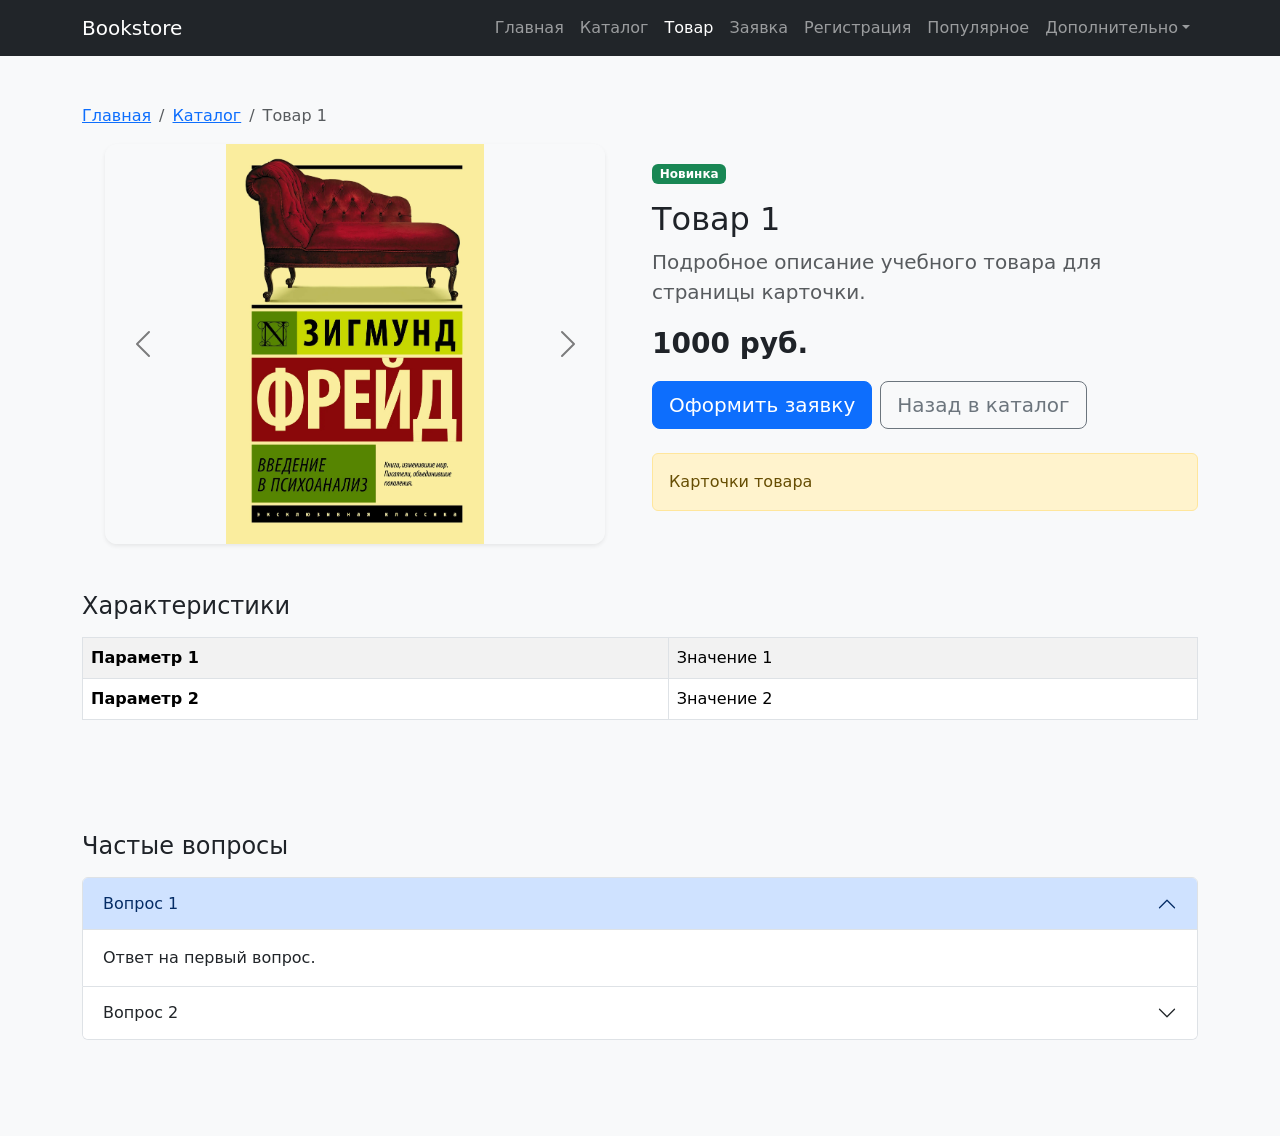
<file: product.html>
<!DOCTYPE html>
<html lang="ru">
<head>
    <meta charset="UTF-8">
    <meta name="viewport" content="width=device-width, initial-scale=1.0">
    <title>Товар – Bookstore</title>
    <link href="https://cdn.jsdelivr.net/npm/bootstrap@5.3.8/dist/css/bootstrap.min.css" rel="stylesheet">
    <link rel="stylesheet" href="css/custom.css">
</head>
<body class="bg-light">
    <nav class="navbar navbar-expand-lg navbar-dark bg-dark">
        <div class="container">
            <a class="navbar-brand" href="index.html">Bookstore</a>
            <button class="navbar-toggler" type="button" data-bs-toggle="collapse" data-bs-target="#mainNavbar" aria-controls="mainNavbar" aria-expanded="false" aria-label="Переключить навигацию">
                <span class="navbar-toggler-icon"></span>
            </button>
            <div class="collapse navbar-collapse" id="mainNavbar">
                <ul class="navbar-nav ms-auto">
                    <li class="nav-item"><a class="nav-link" href="index.html">Главная</a></li>
                    <li class="nav-item"><a class="nav-link" href="catalog.html">Каталог</a></li>
                    <li class="nav-item"><a class="nav-link active" aria-current="page" href="product.html">Товар</a></li>
                    <li class="nav-item"><a class="nav-link" href="order.html">Заявка</a></li>
                    <li class="nav-item"><a class="nav-link" href="register.html">Регистрация</a></li>
                    <li class="nav-item"><a class="nav-link" href="popular.html">Популярное</a></li>
                    <li class="nav-item dropdown">
                        <a class="nav-link dropdown-toggle" href="#" role="button" data-bs-toggle="dropdown" aria-expanded="false">Дополнительно</a>
                        <ul class="dropdown-menu">
                            <li><a class="dropdown-item" href="catalog.html">Все товары</a></li>
                            <li><a class="dropdown-item" href="order.html">Оформить заявку</a></li>
                            <li><a class="dropdown-item" href="index.html#popular">Популярное</a></li>
                        </ul>
                    </li>
                </ul>
            </div>
        </div>
    </nav>

    <main class="container py-5">
        <nav aria-label="breadcrumb">
            <ol class="breadcrumb">
                <li class="breadcrumb-item"><a href="index.html">Главная</a></li>
                <li class="breadcrumb-item"><a href="catalog.html">Каталог</a></li>
                <li class="breadcrumb-item active" aria-current="page" id="product-breadcrumb">Товар 1</li>
            </ol>
        </nav>

        <div class="row g-4 align-items-center">
            <!-- Карусель с фотографиями товара (БЭМ, центрирование) -->
            <div class="col-12 col-lg-6 d-flex justify-content-center align-items-center">
                <div id="productCarousel" class="carousel slide product-gallery shadow-sm" data-bs-ride="carousel">
                    <div class="carousel-inner product-gallery__inner">
                        <div class="carousel-item active">
                            <img src="images/im_1.jpg" 
                                 class="d-block product-gallery__image" 
                                 alt="Товар 1 фото 1">
                        </div>
                        <div class="carousel-item">
                            <img src="images/im_1.2.jpg" 
                                 class="d-block product-gallery__image" 
                                 alt="Товар 1 фото 2">
                        </div>
                        <div class="carousel-item">
                            <img src="images/im_1.3.jpg" 
                                 class="d-block product-gallery__image" 
                                 alt="Товар 1 фото 3">
                        </div>
                        <div class="carousel-item">
                            <img src="images/im_1.4.jpg" 
                                 class="d-block product-gallery__image" 
                                 alt="Товар 1 фото 4">
                        </div>
                    </div>
                    <button class="carousel-control-prev" type="button" data-bs-target="#productCarousel" data-bs-slide="prev">
                        <span class="carousel-control-prev-icon" aria-hidden="true"></span>
                        <span class="visually-hidden">Предыдущий</span>
                    </button>
                    <button class="carousel-control-next" type="button" data-bs-target="#productCarousel" data-bs-slide="next">
                        <span class="carousel-control-next-icon" aria-hidden="true"></span>
                        <span class="visually-hidden">Следующий</span>
                    </button>
                </div>
            </div>

            <div class="col-12 col-lg-6">
                <span class="badge bg-success mb-3">Новинка</span>
                <h1 class="h2" id="product-title">Товар 1</h1>
                <p class="lead text-muted">Подробное описание учебного товара для страницы карточки.</p>
                <p class="fs-3 fw-bold">1000 руб.</p>
                <div class="d-flex gap-2 mb-4">
                    <a class="btn btn-primary btn-lg" href="order.html">Оформить заявку</a>
                    <a class="btn btn-outline-secondary btn-lg" href="catalog.html">Назад в каталог</a>
                </div>
                <div class="alert alert-warning" role="alert">
                    Карточки товара
                </div>
            </div>
        </div>

        <section class="py-5">
            <h2 class="h4 mb-3">Характеристики</h2>
            <div class="table-responsive">
                <table class="table table-striped table-bordered align-middle">
                    <tbody>
                        <tr><th scope="row">Параметр 1</th><td>Значение 1</td></tr>
                        <tr><th scope="row">Параметр 2</th><td>Значение 2</td></tr>
                    </tbody>
                </table>
            </div>
        </section>

        <section class="py-5">
            <h2 class="h4 mb-3">Частые вопросы</h2>
            <div class="accordion" id="faqAccordion">
                <div class="accordion-item">
                    <h3 class="accordion-header">
                        <button class="accordion-button" type="button" data-bs-toggle="collapse" data-bs-target="#collapseOne" aria-expanded="true" aria-controls="collapseOne">
                            Вопрос 1
                        </button>
                    </h3>
                    <div id="collapseOne" class="accordion-collapse collapse show" data-bs-parent="#faqAccordion">
                        <div class="accordion-body">Ответ на первый вопрос.</div>
                    </div>
                </div>
                <div class="accordion-item">
                    <h3 class="accordion-header">
                        <button class="accordion-button collapsed" type="button" data-bs-toggle="collapse" data-bs-target="#collapseTwo" aria-expanded="false" aria-controls="collapseTwo">
                            Вопрос 2
                        </button>
                    </h3>
                    <div id="collapseTwo" class="accordion-collapse collapse" data-bs-parent="#faqAccordion">
                        <div class="accordion-body">Ответ на второй вопрос.</div>
                    </div>
                </div>
            </div>
        </section>
    </main>

    <script src="https://cdn.jsdelivr.net/npm/bootstrap@5.3.8/dist/js/bootstrap.bundle.min.js"></script>
</body>
</html>
</file>
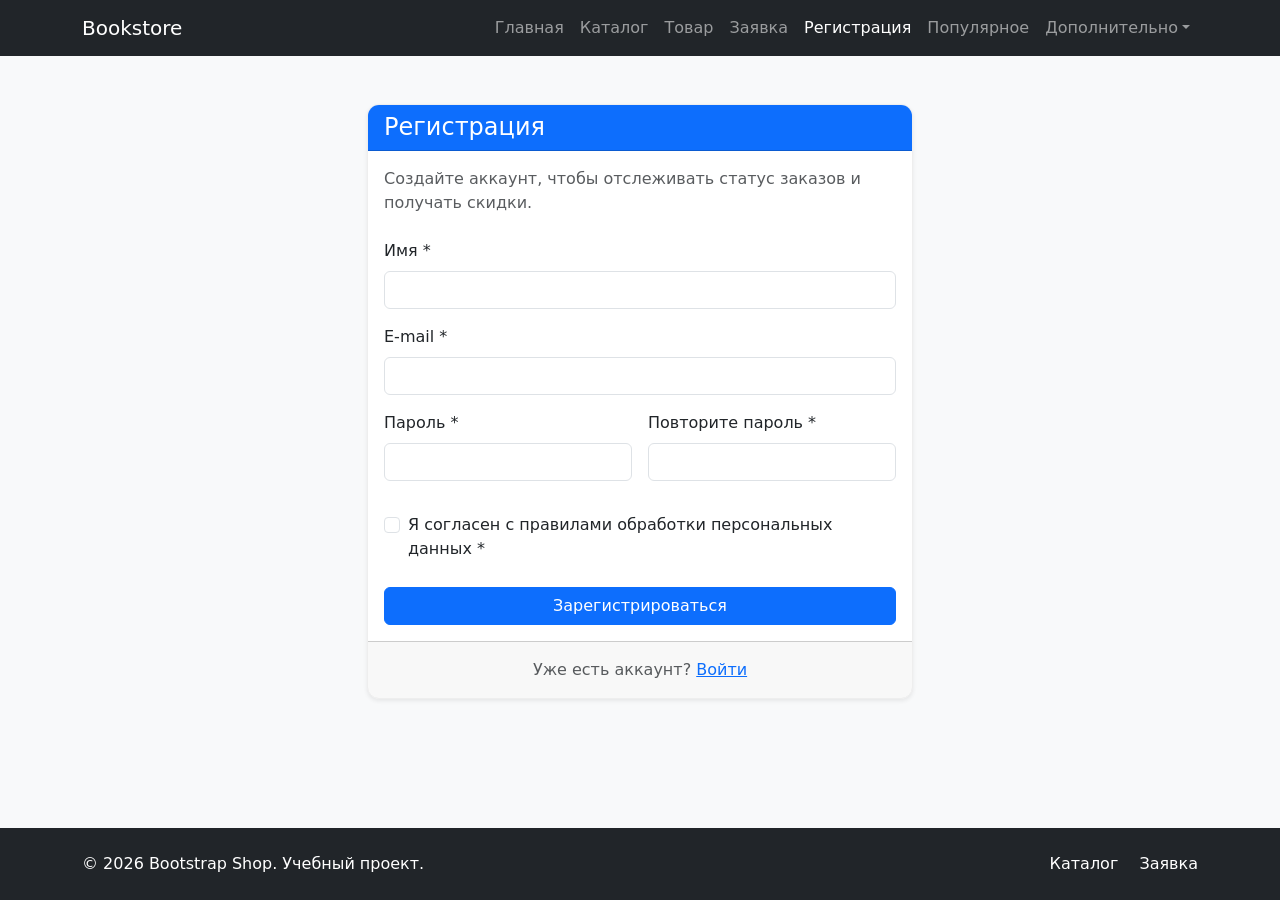
<file: register.html>
<!DOCTYPE html>
<html lang="ru">
<head>
    <meta charset="UTF-8">
    <meta name="viewport" content="width=device-width, initial-scale=1.0">
    <title>Регистрация – Bookstore</title>
    <link href="https://cdn.jsdelivr.net/npm/bootstrap@5.3.8/dist/css/bootstrap.min.css" rel="stylesheet">
    <link rel="stylesheet" href="css/custom.css">
</head>
<body class="bg-light">
    <!-- Навигация -->
    <nav class="navbar navbar-expand-lg navbar-dark bg-dark">
        <div class="container">
            <a class="navbar-brand" href="index.html">Bookstore</a>
            <button class="navbar-toggler" type="button" data-bs-toggle="collapse" data-bs-target="#mainNavbar" aria-controls="mainNavbar" aria-expanded="false" aria-label="Переключить навигацию">
                <span class="navbar-toggler-icon"></span>
            </button>
            <div class="collapse navbar-collapse" id="mainNavbar">
                <ul class="navbar-nav ms-auto">
                    <li class="nav-item"><a class="nav-link" href="index.html">Главная</a></li>
                    <li class="nav-item"><a class="nav-link" href="catalog.html">Каталог</a></li>
                    <li class="nav-item"><a class="nav-link" href="product.html">Товар</a></li>
                    <li class="nav-item"><a class="nav-link" href="order.html">Заявка</a></li>
                    <li class="nav-item"><a class="nav-link active" aria-current="page" href="register.html">Регистрация</a></li>
                    <li class="nav-item">
        <a class="nav-link" href="popular.html">Популярное</a>
    </li>
                    <li class="nav-item dropdown">
                        <a class="nav-link dropdown-toggle" href="#" role="button" data-bs-toggle="dropdown" aria-expanded="false">Дополнительно</a>
                        <ul class="dropdown-menu">
                            <li><a class="dropdown-item" href="catalog.html">Все товары</a></li>
                            <li><a class="dropdown-item" href="order.html">Оформить заявку</a></li>
                        </ul>
                    </li>
                </ul>
            </div>
        </div>
    </nav>

    <!-- Основной контент -->
    <main class="container my-5">
        <div class="row justify-content-center">
            <div class="col-12 col-md-8 col-lg-6">
                <div class="card shadow-sm">
                    <div class="card-header bg-primary text-white">
                        <h1 class="h4 mb-0">Регистрация</h1>
                    </div>
                    <div class="card-body">
                        <p class="text-muted mb-4">Создайте аккаунт, чтобы отслеживать статус заказов и получать скидки.</p>
                        
                        <!-- Добавлен id="registerForm" для обращения из JS -->
                        <form id="registerForm" novalidate>
                            <div class="row g-3">
                                <div class="col-12">
                                    <label for="reg-name" class="form-label">Имя *</label>
                                    <input type="text" class="form-control" id="reg-name" name="name" required>
                                </div>
                                <div class="col-12">
                                    <label for="reg-email" class="form-label">E-mail *</label>
                                    <input type="email" class="form-control" id="reg-email" name="email" required>
                                </div>
                                <div class="col-12 col-md-6">
                                    <label for="reg-password" class="form-label">Пароль *</label>
                                    <!-- Добавлен id="reg-password" -->
                                    <input type="password" class="form-control" id="reg-password" name="password" required>
                                </div>
                                <div class="col-12 col-md-6">
                                    <label for="reg-password-confirm" class="form-label">Повторите пароль *</label>
                                    <!-- Добавлен id="reg-password-confirm" -->
                                    <input type="password" class="form-control" id="reg-password-confirm" name="password_confirm" required>
                                    <!-- Блок для вывода ошибки Bootstrap -->
                                    <div class="invalid-feedback" id="passwordError">
                                        Пароли различаются
                                    </div>
                                </div>
                                <div class="col-12">
                                    <div class="form-check mt-3">
                                        <input class="form-check-input" type="checkbox" id="reg-agree" required>
                                        <label class="form-check-label" for="reg-agree">
                                            Я согласен с правилами обработки персональных данных *
                                        </label>
                                    </div>
                                </div>
                                <div class="col-12 mt-4">
                                    <button type="submit" class="btn btn-primary w-100">Зарегистрироваться</button>
                                </div>
                            </div>
                        </form>
                        
                    </div>
                    <div class="card-footer text-center py-3">
                        <span class="text-muted">Уже есть аккаунт? <a href="#">Войти</a></span>
                    </div>
                </div>
            </div>
        </div>
    </main>

    <!-- Подвал -->
    <footer class="bg-dark text-white py-4 mt-5">
        <div class="container">
            <div class="row align-items-center g-3">
                <div class="col-12 col-md-6">
                    <p class="mb-0">&copy; 2026 Bootstrap Shop. Учебный проект.</p>
                </div>
                <div class="col-12 col-md-6 text-md-end">
                    <a class="text-white text-decoration-none me-3" href="catalog.html">Каталог</a>
                    <a class="text-white text-decoration-none" href="order.html">Заявка</a>
                </div>
            </div>
        </div>
    </footer>

    <!-- Подключение Bootstrap JS -->
    <script src="https://cdn.jsdelivr.net/npm/bootstrap@5.3.8/dist/js/bootstrap.bundle.min.js"></script>

    <!-- Пароль -->
    <script>
        document.addEventListener("DOMContentLoaded", function () {
            // Получаем элементы формы и полей
            const form = document.getElementById("registerForm");
            const passwordInput = document.getElementById("reg-password");
            const confirmPasswordInput = document.getElementById("reg-password-confirm");

            function checkPasswordsMatch() {
                if (passwordInput.value !== "" && confirmPasswordInput.value !== "" && passwordInput.value !== confirmPasswordInput.value) {
                    confirmPasswordInput.classList.add("is-invalid");
                    return false;
                } else {
                    // Убираем класс ошибки
                    confirmPasswordInput.classList.remove("is-invalid");
                    return true;
                }
            }

            // При вводе (в реальном времени)
            passwordInput.addEventListener("input", checkPasswordsMatch);
            confirmPasswordInput.addEventListener("input", checkPasswordsMatch);

            // При отправке формы
            form.addEventListener("submit", function (event) {
                if (!checkPasswordsMatch()) {
                    // Форма не отпраыится
                    event.preventDefault();
                    event.stopPropagation();
                }
            });
        });
    </script>
</body>
</html>
</file>
<file: css/custom.css>
body {
  min-height: 100vh;
}

.placeholder-box {
  min-height: 240px;
}
.placeholder-image {
  min-height: 320px;
}

.card { /* Теперь поднимается */
  border: 1px solid #eee;
  border-radius: var(--radius);
  transition: transform var(--transition), box-shadow var(--transition); /* Зум при наведении */
  overflow: hidden;
}

.card:hover {
  transform: translateY(-4px);
  box-shadow: var(--shadow-md);
}

.card-img-top {
  height: 180px;
  object-fit: cover;
  background-color: #f8f9fa;
  transition: transform .35s ease;
}

.card:hover .card-img-top {
  transform: scale(1.00); /* лёгкий зум при hover */
}

/* Отсебятенка */
/* Новые стили для центрирования изображений товаров */

.product-img {
    width: 100%;
    height: 220px;
    object-fit: contain; /* Изображение вписывается в блок и центрируется */
    background-color: #f8f9fa; /* Светлый фон, чтобы не было пустых прозрачных мест */
    padding: 15px;
}

.product-img-main {
    width: 100%;
    max-height: 450px;
    object-fit: contain;
    display: block;
    margin: 0 auto; /* Центрирование по горизонтали */
    padding: 15px;
}


/* Футер */
:root {
  --brand: #6f42c1;
  --brand-dark: #59359a;
  --radius: 12px;
  --shadow-sm: 0 1px 3px rgba(0,0,0,.08);
  --shadow-md: 0 4px 16px rgba(0,0,0,.10);
  --transition: .2s ease;
}

* { box-sizing: border-box; }

html { scroll-behavior: smooth; }

body {
  min-height: 100vh;
  display: flex;
  flex-direction: column;
  color: #1f2328;
  background: #fafafa;
}

main { flex: 1 0 auto; } /* прижать футер вниз */

img { max-width: 100%; height: auto; }

a { transition: color var(--transition); }

/* Улучшение карточек товара */

.card { /* Теперь поднимается */
  border: 1px solid #eee;
  border-radius: var(--radius);
  transition: transform var(--transition), box-shadow var(--transition); /* Зум при наведении */
  overflow: hidden;
}

.card:hover {
  transform: translateY(-4px);
  box-shadow: var(--shadow-md);
}

.card-img-top {
  height: 180px;
  object-fit: contain;
  background-color: #f8f9fa;
  transition: transform .35s ease;
}


.card:hover .card-img-top {
  transform: scale(1.05); /* лёгкий зум при hover */
}

.card-title {
  font-size: 1rem;
  font-weight: 600;
  display: -webkit-box;
  -webkit-line-clamp: 2;      /* обрезка длинных названий */
  -webkit-box-orient: vertical;
  overflow: hidden;
}

.card-text { /* обрезка длинных названий */
  font-size: .875rem;
  color: #6b7280;
  display: -webkit-box;
  -webkit-line-clamp: 2;
  -webkit-box-orient: vertical;
  overflow: hidden;
}

.card .price {
  font-weight: 700;
  font-size: 1.1rem;
}

.card .price-old {
  color: #9ca3af;
  text-decoration: line-through; /*Зачеркиваем старые цены*/
  font-weight: 400;
  font-size: .9rem;
  margin-left: .4rem;

}




/* Слайд шоу, карусель */
.slider {
  display: flex;
  gap: 1rem;
  overflow-x: auto;
  scroll-snap-type: x mandatory;
  scroll-behavior: smooth;
  padding-bottom: .5rem;
}

.slider::-webkit-scrollbar { height: 6px; }
.slider::-webkit-scrollbar-thumb { background: #ddd; border-radius: 3px; }

.slide {
  flex: 0 0 auto;
  width: 220px;
  scroll-snap-align: start;
}

.hero-slide {
  min-height: 320px;
  display: grid;
  place-items: center;
  border-radius: var(--radius);
  background: linear-gradient(135deg, #ede9fe, #fce7f3);
}

/* ===== Лёгкий зум ячейки товара в разделе «Популярные товары» ===== */
#popular .border.rounded.h-100.p-4 {
  transition: transform .25s ease, box-shadow .25s ease;
}

#popular .border.rounded.h-100.p-4:hover {
  transform: scale(1.03);
  position: relative;
  z-index: 1;
  box-shadow: var(--shadow-md);
}
/* ===== Голубой заголовок ===== */
.bg-header-blue {
  background-color: #0dcaf0 !important;   /* голубой (cyan) */
}

/* ===== Единая иерархия в карточках ===== */
.card .price { font-weight: 700; font-size: 1.1rem; }
.card .price-old {
  color: #9ca3af;
  text-decoration: line-through;
  font-weight: 400;
  font-size: .9rem;
  margin-left: .4rem;
}

/* Карточка — по задаче 6 */
.card.shadow-sm {
  box-shadow: 0 .125rem .25rem rgba(0,0,0,.075) !important;
}

/* ===== БЭМ: Блок hero-carousel ===== */
.hero-carousel {
    max-width: 800px;
    margin: 0 auto; /* Центрирование по горизонтали */
    border-radius: var(--radius);
    overflow: hidden;
}

.hero-carousel__inner {
    border-radius: var(--radius);
}

.hero-carousel__image {
    height: 400px;
    object-fit: cover;
    width: 100%;
}

.product-carousel-img {
    height: 400px;
    object-fit: contain;
    background-color: #f8f9fa;
}
/* ===== БЭМ: Блок product-gallery ===== */
.product-gallery {
    width: 100%;
    max-width: 500px; /* Ограничиваем максимальную ширину для аккуратности */
    margin: 0 auto;   /* Центрирование по горизонтали */
    border-radius: var(--radius);
    overflow: hidden;
}

.product-gallery__inner {
    border-radius: var(--radius);
}

.product-gallery__image {
    height: 400px;
    object-fit: contain;
    background-color: #f8f9fa;
    width: 100%;
}

.hero-carousel .carousel-control-prev-icon,
.hero-carousel .carousel-control-next-icon,
.product-gallery .carousel-control-prev-icon,
.product-gallery .carousel-control-next-icon {
    filter: invert(1);
}
</file>
